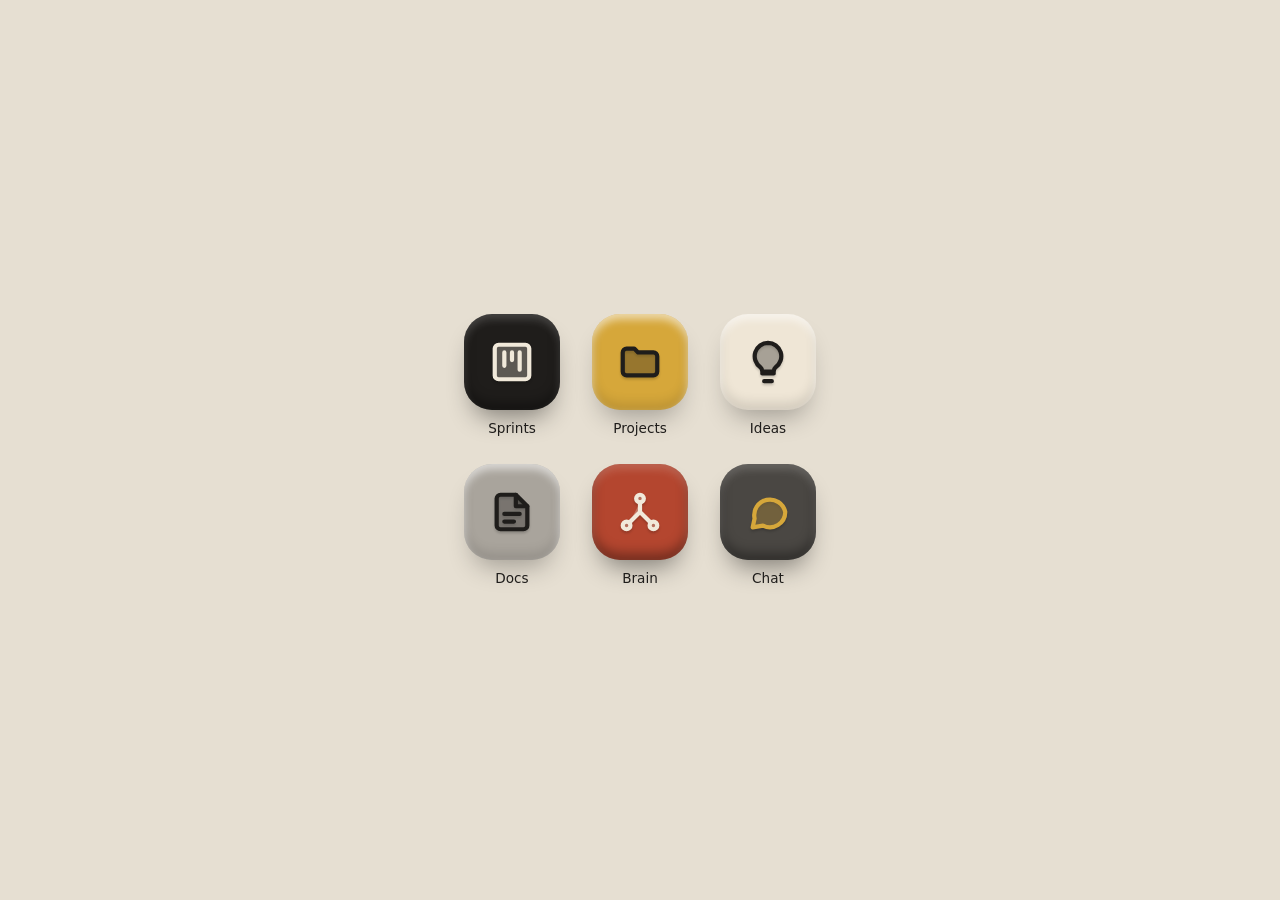
<file: .claude/skills/clay-icon-kit/assets/clay-bsc-template.html>
<!DOCTYPE html>
<html lang="en">
<head>
    <meta charset="UTF-8">
    <meta name="viewport" content="width=device-width, initial-scale=1.0">
    <title>BSC Clay Icons</title>
    <style>
        body {
            margin: 0;
            min-height: 100vh;
            display: grid;
            place-items: center;
            background: #e6dfd2; /* bone */
            font-family: system-ui, sans-serif;
            color: #1f1d1b;
        }

        .clay-grid {
            display: grid;
            grid-template-columns: repeat(3, 96px);
            gap: 28px 32px;
        }

        /* ---------- the clay tile ---------- */
        .clay {
            /* each color class below sets these two */
            --tile: #ddd;
            --ink: #555;

            width: 96px;
            height: 96px;
            border: none;
            border-radius: 28px;          /* big rounded corners = puffy */
            background: var(--tile);
            display: grid;
            place-items: center;
            cursor: pointer;

            /* 3 shadows stacked = the clay look */
            box-shadow:
                inset 0 5px 8px rgba(255, 255, 255, 0.6),   /* 1. light on the top edge */
                inset 0 -7px 12px rgba(0, 0, 0, 0.12),      /* 2. shade on the bottom edge */
                0 16px 26px -10px rgba(0, 0, 0, 0.3);       /* 3. shadow on the "floor" */

            transition: transform 0.2s, box-shadow 0.2s;
        }

        /* hover: lift up, and the floor shadow glows in the tile's own color */
        .clay:hover {
            transform: translateY(-5px);
            box-shadow:
                inset 0 5px 8px rgba(255, 255, 255, 0.6),
                inset 0 -7px 12px rgba(0, 0, 0, 0.12),
                0 22px 30px -10px var(--tile);
        }

        /* click: squish down a little, like pressing clay */
        .clay:active {
            transform: translateY(1px) scale(0.96);
        }

        .clay .icon {
            width: 46px;
            height: 46px;
            color: var(--ink);
            fill: color-mix(in srgb, var(--ink) 30%, transparent); /* soft filled inside */
            stroke: currentColor;
            stroke-width: 2.2;
            stroke-linecap: round;
            stroke-linejoin: round;
            filter: drop-shadow(0 2px 1px rgba(0, 0, 0, 0.18)); /* icon sits "on" the clay */
        }

        /* ---------- Bland Sheep Crew palette ---------- */
        /* tile = the clay color, ink = the icon color */
        .clay-blacksheep { --tile: #1f1d1b; --ink: #f1e9da; }  /* the mascot: black wool, bone eyes */
        .clay-wool       { --tile: #efe6d6; --ink: #1f1d1b; }  /* cream wool */
        .clay-concrete   { --tile: #a9a49c; --ink: #1f1d1b; }  /* brutalist grey */
        .clay-gold       { --tile: #d6a73a; --ink: #1f1d1b; }  /* gold chain */
        .clay-brick      { --tile: #b4462f; --ink: #f1e9da; }  /* boom bap brick red */
        .clay-smoke      { --tile: #4a4743; --ink: #d6a73a; }  /* film grain smoke + gold */

        /* Dark tiles need a softer top highlight, or the white looks chalky */
        .clay-blacksheep, .clay-smoke, .clay-brick {
            box-shadow:
                inset 0 5px 8px rgba(255, 255, 255, 0.18),
                inset 0 -7px 12px rgba(0, 0, 0, 0.35),
                0 16px 26px -10px rgba(0, 0, 0, 0.45);
        }
        .clay-blacksheep:hover, .clay-smoke:hover, .clay-brick:hover {
            box-shadow:
                inset 0 5px 8px rgba(255, 255, 255, 0.18),
                inset 0 -7px 12px rgba(0, 0, 0, 0.35),
                0 22px 30px -10px var(--tile);
        }

        .label { text-align: center; font-size: 0.85rem; margin-top: 10px; }
    </style>
</head>
<body>
    <div id="clay-grid" class="clay-grid"></div>

    <script>
        // Same line icons as spike-os
        const ICONS = {
            sprints: '<rect x="3" y="3" width="18" height="18" rx="2"/><path d="M8 7v7M12 7v4M16 7v9"/>',
            projects: '<path d="M3 7a2 2 0 0 1 2-2h4l2 2h8a2 2 0 0 1 2 2v8a2 2 0 0 1-2 2H5a2 2 0 0 1-2-2z"/>',
            ideas: '<path d="M9 18h6M10 22h4"/><path d="M12 2a7 7 0 0 0-4 12.7c.6.5 1 1.3 1 2.3h6c0-1 .4-1.8 1-2.3A7 7 0 0 0 12 2z"/>',
            docs: '<path d="M14 3H6a2 2 0 0 0-2 2v14a2 2 0 0 0 2 2h12a2 2 0 0 0 2-2V9z"/><path d="M14 3v6h6M8 13h8M8 17h5"/>',
            brain: '<circle cx="12" cy="5" r="2"/><circle cx="5" cy="19" r="2"/><circle cx="19" cy="19" r="2"/><path d="M12 7v5l-5.5 5.5M12 12l5.5 5.5"/>',
            chat: '<path d="M21 12a8 8 0 0 1-11.6 7.1L4 20l1-4.6A8 8 0 1 1 21 12z"/>',
        };

        // Which panel gets which color
        const TILES = [
            { name: 'sprints', label: 'Sprints', color: 'blacksheep' },
            { name: 'projects', label: 'Projects', color: 'gold' },
            { name: 'ideas', label: 'Ideas', color: 'wool' },
            { name: 'docs', label: 'Docs', color: 'concrete' },
            { name: 'brain', label: 'Brain', color: 'brick' },
            { name: 'chat', label: 'Chat', color: 'smoke' },
        ];

        const SVG_NS = 'http://www.w3.org/2000/svg';

        const icon = (name) => {
            const svg = document.createElementNS(SVG_NS, 'svg');
            svg.setAttribute('viewBox', '0 0 24 24');
            svg.setAttribute('class', 'icon');
            svg.innerHTML = ICONS[name];
            return svg;
        };

        const grid = document.getElementById('clay-grid');

        TILES.forEach((tile) => {
            const wrap = document.createElement('div');

            const button = document.createElement('button');
            button.className = `clay clay-${tile.color}`;
            button.setAttribute('aria-label', tile.label);
            button.appendChild(icon(tile.name));
            button.addEventListener('click', () => console.log(`Open ${tile.label}`));

            const label = document.createElement('div');
            label.className = 'label';
            label.textContent = tile.label;

            wrap.append(button, label);
            grid.appendChild(wrap);
        });
    </script>
</body>
</html>
</file>
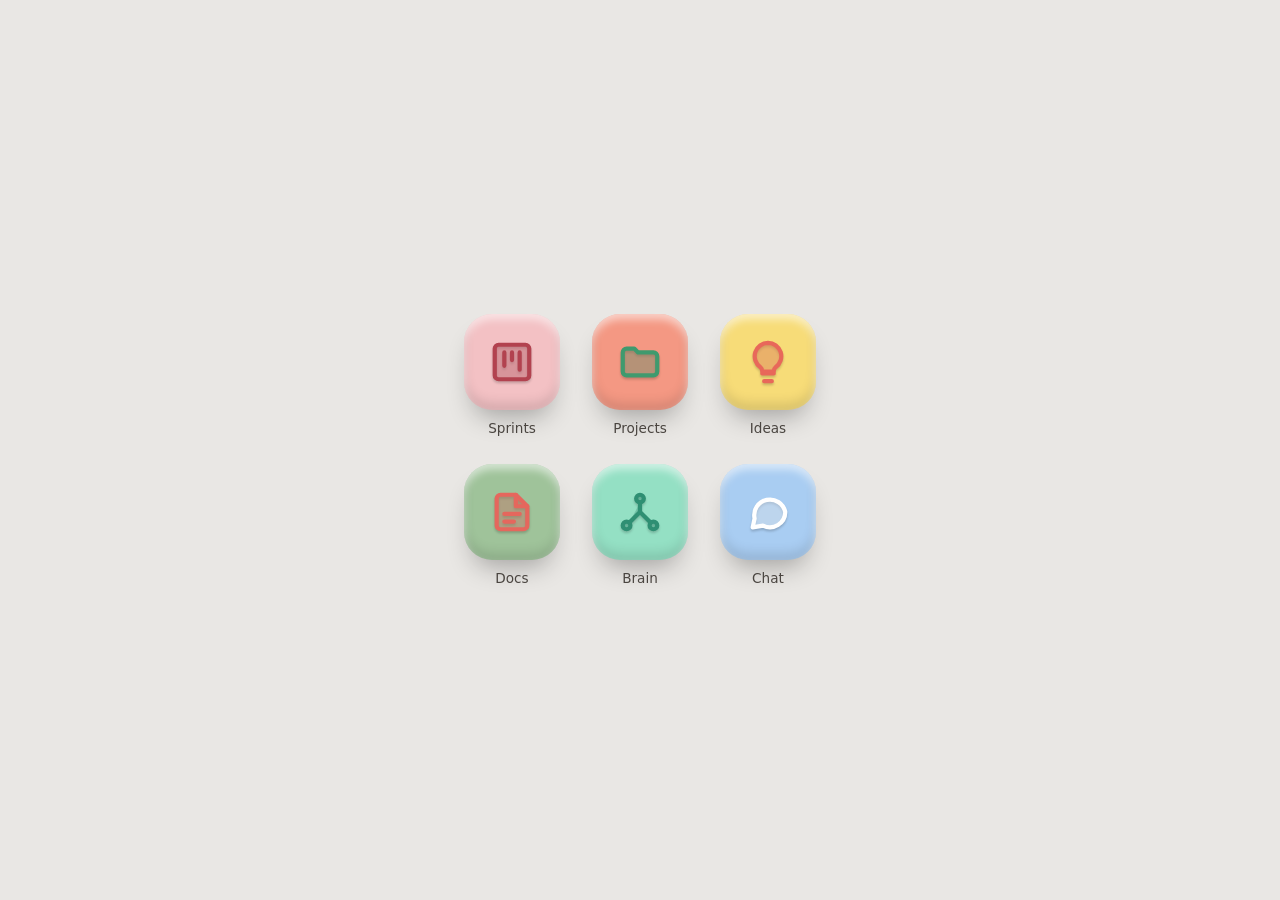
<file: .claude/skills/clay-icon-kit/assets/clay-pastel-template.html>
<!DOCTYPE html>
<html lang="en">
<head>
    <meta charset="UTF-8">
    <meta name="viewport" content="width=device-width, initial-scale=1.0">
    <title>Clay Icons Demo</title>
    <style>
        body {
            margin: 0;
            min-height: 100vh;
            display: grid;
            place-items: center;
            background: #e9e7e4;
            font-family: system-ui, sans-serif;
            color: #4a4540;
        }

        .clay-grid {
            display: grid;
            grid-template-columns: repeat(3, 96px);
            gap: 28px 32px;
        }

        /* ---------- the clay tile ---------- */
        .clay {
            /* each color class below sets these two */
            --tile: #ddd;
            --ink: #555;

            width: 96px;
            height: 96px;
            border: none;
            border-radius: 28px;          /* big rounded corners = puffy */
            background: var(--tile);
            display: grid;
            place-items: center;
            cursor: pointer;

            /* 3 shadows stacked = the clay look */
            box-shadow:
                inset 0 5px 8px rgba(255, 255, 255, 0.6),   /* 1. light on the top edge */
                inset 0 -7px 12px rgba(0, 0, 0, 0.12),      /* 2. shade on the bottom edge */
                0 16px 26px -10px rgba(0, 0, 0, 0.3);       /* 3. shadow on the "floor" */

            transition: transform 0.2s, box-shadow 0.2s;
        }

        /* hover: lift up, and the floor shadow glows in the tile's own color */
        .clay:hover {
            transform: translateY(-5px);
            box-shadow:
                inset 0 5px 8px rgba(255, 255, 255, 0.6),
                inset 0 -7px 12px rgba(0, 0, 0, 0.12),
                0 22px 30px -10px var(--tile);
        }

        /* click: squish down a little, like pressing clay */
        .clay:active {
            transform: translateY(1px) scale(0.96);
        }

        .clay .icon {
            width: 46px;
            height: 46px;
            color: var(--ink);
            fill: color-mix(in srgb, var(--ink) 30%, transparent); /* soft filled inside */
            stroke: currentColor;
            stroke-width: 2.2;
            stroke-linecap: round;
            stroke-linejoin: round;
            filter: drop-shadow(0 2px 1px rgba(0, 0, 0, 0.18)); /* icon sits "on" the clay */
        }

        /* ---------- colors: pastel tile + contrasting ink ---------- */
        .clay-pink   { --tile: #f3c1c4; --ink: #b2424f; }
        .clay-sage   { --tile: #9fc39a; --ink: #e5675d; }
        .clay-sky    { --tile: #a9cdf2; --ink: #ffffff; }
        .clay-butter { --tile: #f7dc78; --ink: #e8685a; }
        .clay-mint   { --tile: #94e0c4; --ink: #2f8f73; }
        .clay-coral  { --tile: #f49883; --ink: #3f9a6e; }

        .label { text-align: center; font-size: 0.85rem; margin-top: 10px; }
    </style>
</head>
<body>
    <div id="clay-grid" class="clay-grid"></div>

    <script>
        // Same line icons as spike-os
        const ICONS = {
            sprints: '<rect x="3" y="3" width="18" height="18" rx="2"/><path d="M8 7v7M12 7v4M16 7v9"/>',
            projects: '<path d="M3 7a2 2 0 0 1 2-2h4l2 2h8a2 2 0 0 1 2 2v8a2 2 0 0 1-2 2H5a2 2 0 0 1-2-2z"/>',
            ideas: '<path d="M9 18h6M10 22h4"/><path d="M12 2a7 7 0 0 0-4 12.7c.6.5 1 1.3 1 2.3h6c0-1 .4-1.8 1-2.3A7 7 0 0 0 12 2z"/>',
            docs: '<path d="M14 3H6a2 2 0 0 0-2 2v14a2 2 0 0 0 2 2h12a2 2 0 0 0 2-2V9z"/><path d="M14 3v6h6M8 13h8M8 17h5"/>',
            brain: '<circle cx="12" cy="5" r="2"/><circle cx="5" cy="19" r="2"/><circle cx="19" cy="19" r="2"/><path d="M12 7v5l-5.5 5.5M12 12l5.5 5.5"/>',
            chat: '<path d="M21 12a8 8 0 0 1-11.6 7.1L4 20l1-4.6A8 8 0 1 1 21 12z"/>',
        };

        // Which panel gets which color
        const TILES = [
            { name: 'sprints', label: 'Sprints', color: 'pink' },
            { name: 'projects', label: 'Projects', color: 'coral' },
            { name: 'ideas', label: 'Ideas', color: 'butter' },
            { name: 'docs', label: 'Docs', color: 'sage' },
            { name: 'brain', label: 'Brain', color: 'mint' },
            { name: 'chat', label: 'Chat', color: 'sky' },
        ];

        const SVG_NS = 'http://www.w3.org/2000/svg';

        const icon = (name) => {
            const svg = document.createElementNS(SVG_NS, 'svg');
            svg.setAttribute('viewBox', '0 0 24 24');
            svg.setAttribute('class', 'icon');
            svg.innerHTML = ICONS[name];
            return svg;
        };

        const grid = document.getElementById('clay-grid');

        TILES.forEach((tile) => {
            const wrap = document.createElement('div');

            const button = document.createElement('button');
            button.className = `clay clay-${tile.color}`;
            button.setAttribute('aria-label', tile.label);
            button.appendChild(icon(tile.name));
            button.addEventListener('click', () => console.log(`Open ${tile.label}`));

            const label = document.createElement('div');
            label.className = 'label';
            label.textContent = tile.label;

            wrap.append(button, label);
            grid.appendChild(wrap);
        });
    </script>
</body>
</html>
</file>
